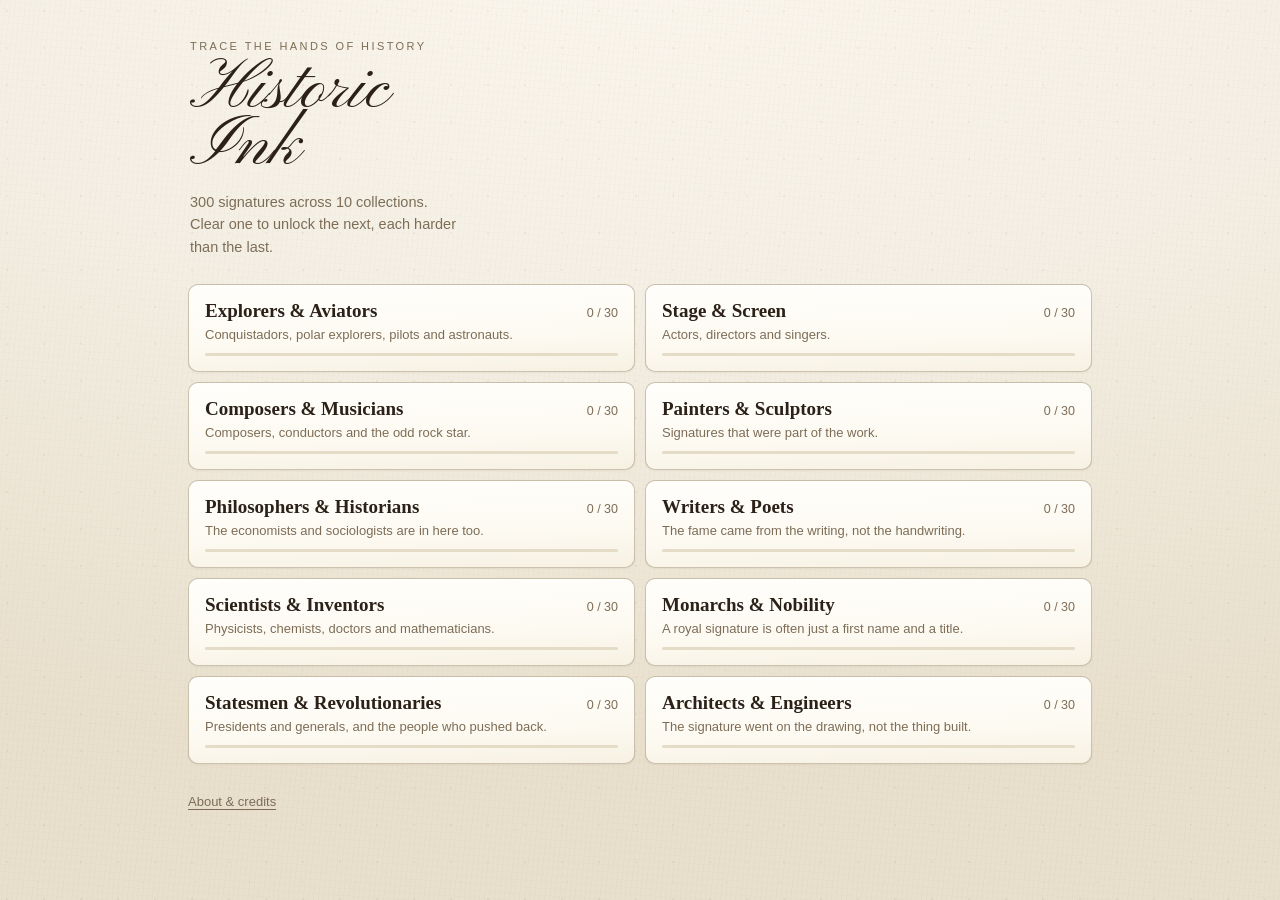
<file: docs/index.html>
<!doctype html>
<html lang="en">
<head>
<meta charset="utf-8">
<meta name="viewport" content="width=device-width,initial-scale=1,viewport-fit=cover,maximum-scale=1">
<meta name="theme-color" content="#f4efe4">
<meta name="apple-mobile-web-app-capable" content="yes">
<meta name="description" content="Trace the signatures of history, one flourish at a time.">
<title>Historic Ink</title>
<meta name="apple-mobile-web-app-title" content="Historic Ink">
<link rel="manifest" href="manifest.webmanifest">
<link rel="icon" href="icon.svg" type="image/svg+xml">
<link rel="apple-touch-icon" href="icon.svg">
<link rel="stylesheet" href="css/wordmark.css">
<link rel="stylesheet" href="css/app.css">
</head>
<body>

<div id="app">
  <!-- ---------------------------------------------------------- home -->
  <section class="screen" id="screen-home">
    <header class="masthead">
      <p class="eyebrow">Trace the hands of history</p>
      <h1>Historic<br>Ink</h1>
      <p class="lede" id="lede"></p>
    </header>
    <div class="tracks" id="tracks"></div>
    <footer class="colophon">
      <button class="linkish" data-go="#/about">About &amp; credits</button>
    </footer>
  </section>

  <!-- --------------------------------------------------------- track -->
  <section class="screen" id="screen-track">
    <header class="bar">
      <button class="back" data-go="#/" aria-label="Back to collections"><svg viewBox="0 0 24 24" aria-hidden="true" focusable="false"><path d="M19 12H5M11 6l-6 6 6 6"/></svg></button>
      <div class="bar-title">
        <h2 id="track-name"></h2>
        <p id="track-blurb"></p>
      </div>
    </header>
    <ol class="levels" id="levels"></ol>
  </section>

  <!-- ---------------------------------------------------------- play -->
  <section class="screen screen-play" id="screen-play">
    <!-- One strip of chrome rather than two, with the tools folded in beside
         the name. Landscape is short as well as wide, and the card is sized
         off whatever height is left over - so a row of chrome costs the
         signature getting on for three times its own height in width. Two
         rows ate a quarter of the drawing surface on a phone. -->
    <header class="bar bar-play">
      <button class="back" id="play-back" aria-label="Back to collection"><svg viewBox="0 0 24 24" aria-hidden="true" focusable="false"><path d="M19 12H5M11 6l-6 6 6 6"/></svg></button>
      <div class="bar-title">
        <!-- The name links out to Wikipedia here, not only on the result
             sheet: wondering who you are tracing is a thought you have while
             looking at the handwriting, not after you have beaten it. -->
        <h2><a id="play-name" target="_blank" rel="noopener noreferrer"><span
             id="play-name-text"></span><svg class="ext" viewBox="0 0 24 24" aria-hidden="true" focusable="false"><path d="M18 13v6a2 2 0 0 1-2 2H5a2 2 0 0 1-2-2V8a2 2 0 0 1 2-2h6"/><path d="M15 3h6v6"/><path d="M10 14 21 3"/></svg></a></h2>
        <p><span id="play-years"></span> &middot; needs <b id="play-target"></b>
           &middot; <span id="play-hint"></span></p>
      </div>
      <div class="pips" id="play-pips" aria-hidden="true"></div>
      <nav class="tools">
        <button id="btn-undo" class="tool">Undo</button>
        <button id="btn-clear" class="tool">Clear</button>
        <button id="btn-done" class="tool primary">Done</button>
      </nav>
    </header>

    <div class="card-wrap">
      <canvas id="pad"></canvas>
    </div>
    <!-- Floats over the page rather than living inside the pad, so it always
         has room to sit above the fingertip. -->
    <canvas id="loupe" hidden aria-hidden="true"></canvas>

    <!-- result, over the pad so the attempt stays put behind it -->
    <div class="sheet" id="result" hidden>
      <!-- Two columns side by side on a landscape screen, where height is the
           scarce dimension and a stacked sheet would have to be scrolled to
           reach its own buttons. -->
      <div class="sheet-inner">
        <div class="res-verdict-col">
          <p class="verdict" id="res-verdict"></p>
          <p class="bigscore"><span id="res-score">0</span><i>%</i></p>
          <p class="res-need" id="res-need"></p>
          <ul class="breakdown">
            <li><b id="res-flu">0%</b><span>steadiness</span></li>
            <li><b id="res-prec">0%</b><span>on the line</span></li>
            <li><b id="res-cov">0%</b><span>covered</span></li>
          </ul>
        </div>
        <div class="res-map-col">
          <canvas id="res-map"></canvas>
          <p class="legend"><i class="sw-good"></i> close
            <i class="sw-mid"></i> drifting <i class="sw-bad"></i> off the line</p>
          <p class="readmore"><a id="res-wiki" href="#" target="_blank"
             rel="noopener noreferrer"><span id="res-wiki-text"></span><svg class="ext" viewBox="0 0 24 24" aria-hidden="true" focusable="false"><path d="M18 13v6a2 2 0 0 1-2 2H5a2 2 0 0 1-2-2V8a2 2 0 0 1 2-2h6"/><path d="M15 3h6v6"/><path d="M10 14 21 3"/></svg></a></p>
        </div>
        <div class="sheet-tools">
          <button id="btn-again" class="tool">Try again</button>
          <button id="btn-next" class="tool primary">Next</button>
        </div>
      </div>
    </div>
  </section>

  <!-- ---------------------------------------------------------- gate -->
  <!-- Not a screen in the router: it interrupts the play screen the moment the
       phone is turned, and only the play screen. The lists read perfectly well
       upright, and a wall is a poor first thing to show somebody who has not
       seen the game yet. -->
  <div id="gate" hidden>
    <div class="gate-inner">
      <p class="gate-mark">Historic<br>Ink</p>
      <i class="gate-phone" id="gate-phone" aria-hidden="true"></i>
      <h2 id="gate-title"></h2>
      <p id="gate-body"></p>
      <!-- Always a way out. Someone who cannot turn their screen would
           otherwise be stranded on this with no route back to the list. -->
      <div class="gate-tools">
        <button class="tool" id="gate-back">Back to the collection</button>
        <button class="tool primary" id="gate-anyway" hidden>Carry on regardless</button>
      </div>
    </div>
  </div>

  <!-- --------------------------------------------------------- about -->
  <section class="screen" id="screen-about">
    <header class="bar">
      <button class="back" data-go="#/" aria-label="Back to collections"><svg viewBox="0 0 24 24" aria-hidden="true" focusable="false"><path d="M19 12H5M11 6l-6 6 6 6"/></svg></button>
      <div class="bar-title"><h2>About &amp; credits</h2></div>
    </header>
    <div class="prose">
      <p>Everyone here is dead. It's a game about steady hands and the strange
         beauty of other people's handwriting.</p>
      <p>Scoring works the way a document examiner does. The big tell is line
         quality. People sign their own name fast, without thinking about it,
         so the line comes out smooth and unbroken. Someone copying a signature
         goes slowly and watches what they're doing, and the line shakes.
         Where it sits on the page barely counts &mdash; landing exactly on top
         of the original is evidence of tracing, not of a real hand &mdash; so
         a steady line slightly off the mark beats a shaky one dead on it.</p>
      <p>The signatures come from Wikimedia Commons. We asked Wikidata which
         historical figures have one on file, then measured how hard each is to
         copy: how much pen travel is packed into the space, how much it turns,
         how tangled it gets, and how fine the pen was. A broad nib forgives a
         wobble. A hairline doesn't.</p>
      <p>You play sideways, and every signature here is a wide one. Those two
         go together. Scaled to the same length, a wide signature fills the card
         while a squarer one has to shrink to fit &mdash; so it turns up smaller
         and gets harder to trace for reasons that have nothing to do with the
         handwriting. Keeping only the wide ones means they all reach you at the
         same size, and difficulty means what it says.</p>
      <p class="quiet">Progress is stored on this device only.</p>
      <button class="tool danger" id="btn-reset">Erase my progress</button>
      <h3>Sources</h3>
      <ul class="credits" id="credits"></ul>
    </div>
  </section>
</div>

<script src="data/signatures.js"></script>
<script src="js/geom.js"></script>
<script src="js/ink.js"></script>
<script src="js/grade.js"></script>
<script src="js/pad.js"></script>
<script src="js/store.js"></script>
<script src="js/app.js"></script>
</body>
</html>
</file>
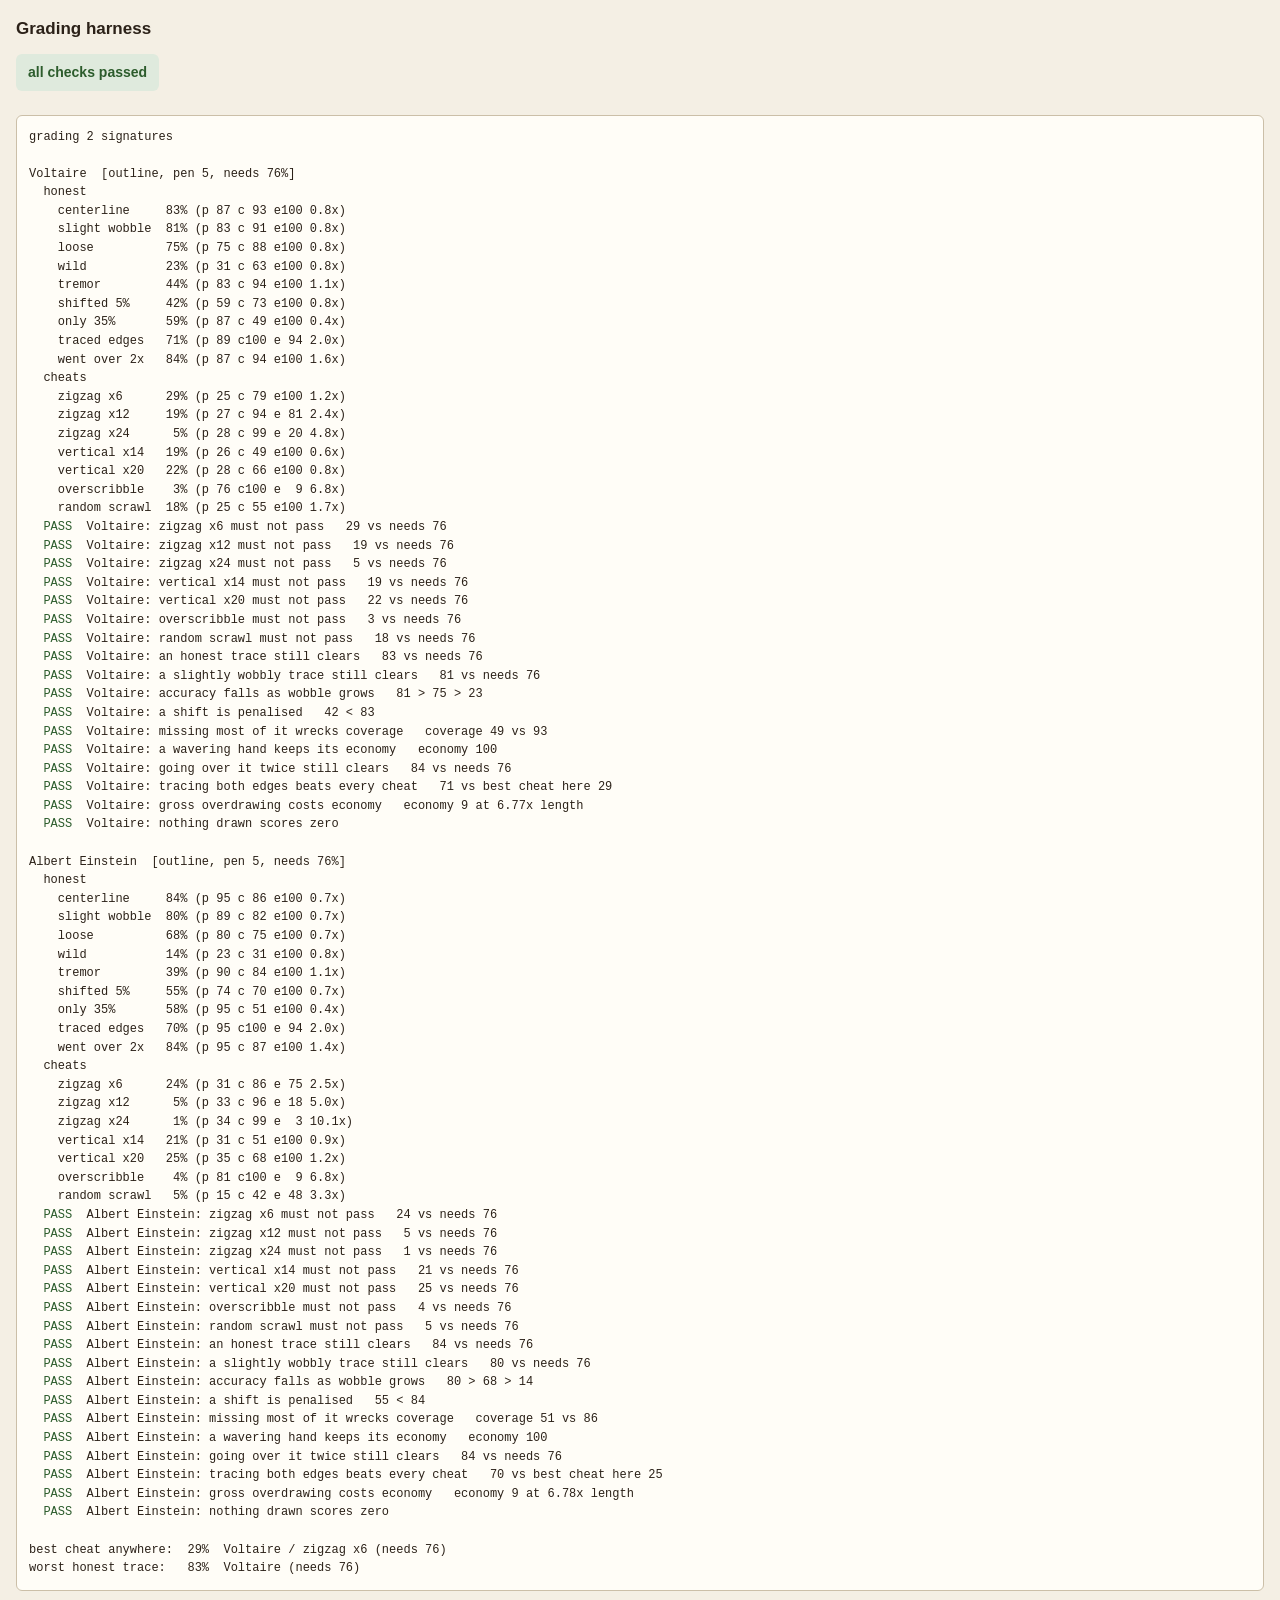
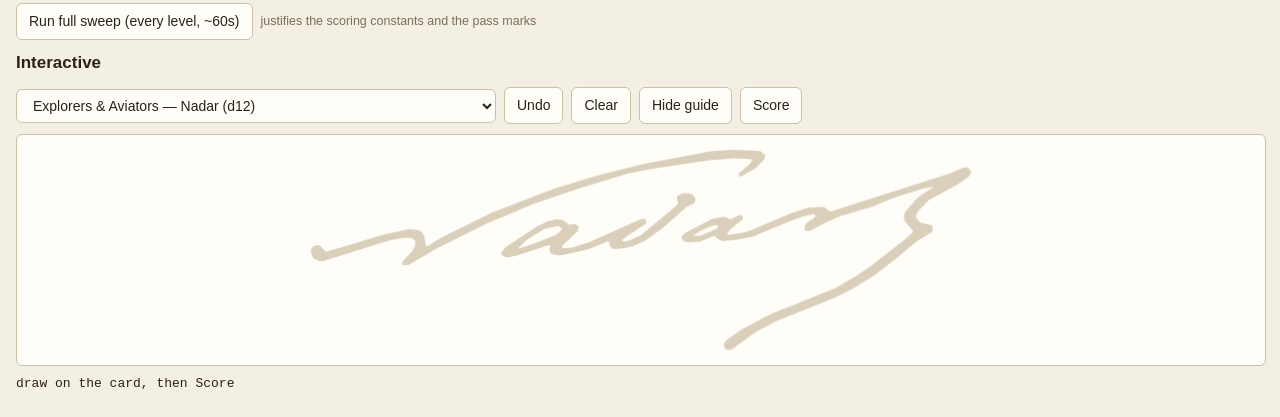
<file: dev/grade-test.html>
<!doctype html>
<html lang="en">
<head>
<meta charset="utf-8">
<meta name="viewport" content="width=device-width,initial-scale=1,viewport-fit=cover">
<title>Grading harness</title>
<style>
  :root { --ink:#2b2118; --guide:#d9cfba; --paper:#f4efe4; --card:#fffdf7;
          --rule:#cbbfa8; --accent:#8c2f22; }
  body { margin:0; padding:16px; background:var(--paper); color:var(--ink);
         font:14px/1.5 -apple-system,Segoe UI,Roboto,sans-serif; }
  h1 { font-size:17px; margin:0 0 12px; }
  #summary { font-weight:700; padding:8px 12px; border-radius:6px;
             display:inline-block; margin-bottom:12px; }
  .good { background:#dfeadd; color:#2c5c2c; }
  .bad  { background:#f6ddd9; color:#8c2f22; }
  pre { background:var(--card); border:1px solid var(--rule); border-radius:6px;
        padding:12px; overflow-x:auto; font:12px/1.55 ui-monospace,Consolas,monospace; }
  .fail { color:#8c2f22; font-weight:700; }
  .pass { color:#2c5c2c; }
  canvas { background:var(--card); border:1px solid var(--rule); border-radius:6px;
           width:100%; height:230px; touch-action:none; display:block; }
  button, select { font:inherit; padding:7px 12px; border:1px solid var(--rule);
                   background:var(--card); color:var(--ink); border-radius:6px; }
  .row { display:flex; gap:8px; flex-wrap:wrap; align-items:center; margin:10px 0; }
  #live { font:13px ui-monospace,Consolas,monospace; }
  .quiet { color:#7d6d57; font-size:12.5px; }
</style>
</head>
<body>
<h1>Grading harness</h1>
<div id="summary">running…</div>
<pre id="out">…</pre>

<div class="row">
  <button id="sweep">Run full sweep (every level, ~60s)</button>
  <span class="quiet">justifies the scoring constants and the pass marks</span>
</div>
<pre id="sweepout" hidden></pre>

<h1>Interactive</h1>
<div class="row">
  <select id="pick"></select>
  <button id="undo">Undo</button>
  <button id="clear">Clear</button>
  <button id="guide">Hide guide</button>
  <button id="score">Score</button>
</div>
<canvas id="pad"></canvas>
<div class="row"><span id="live">draw on the card, then Score</span></div>

<script src="../docs/data/signatures.js"></script>
<script src="../docs/js/geom.js"></script>
<script src="../docs/js/ink.js"></script>
<script src="../docs/js/grade.js"></script>
<script src="../docs/js/pad.js"></script>
<script>
(function () {
  'use strict';
  var levels = [];
  window.SIGNATURES.themes.forEach(function (theme) {
    theme.levels.forEach(function (lv) { levels.push({ lv: lv, theme: theme }); });
  });

  /* ---------------- synthetic attempts ---------------- */

  // Trace straight down the stored contours. For an outline signature this
  // runs along the *edge* of the ink rather than its middle.
  function traced(level) {
    return SG.geom.contours(level).map(function (pts) {
      return pts.map(function (p) { return { x: p.x, y: p.y }; });
    });
  }

  // What an honest player actually does: follow the middle of the visible
  // ribbon, once. Built by pushing each contour point inward along its normal
  // by half the pen width, which collapses both sides of a stroke onto its
  // center, and then keeping only the first half of each contour - a ribbon
  // outline runs out along one edge and back along the other, so half of it is
  // one complete pass. Without that trim this "honest" baseline silently drew
  // every signature twice, which hid how the travel budget really behaves.
  function centerline(level) {
    if (level.kind === 'centerline') {
      return SG.geom.contours(level).map(function (pts) {
        return pts.map(function (p) { return { x: p.x, y: p.y }; });
      });
    }
    return SG.geom.contours(level).map(function (pts) {
      // Winding must come from the whole contour, before any trimming.
      var a = 0;
      for (var k = 0; k < pts.length; k++) {
        var q = pts[k], r = pts[(k + 1) % pts.length];
        a += q.x * r.y - r.x * q.y;
      }
      // For a counter-clockwise contour the inward normal is (-dy, dx); holes
      // wind the other way, and their sign flips it back toward the ink.
      var sign = a > 0 ? 1 : -1;
      var d = level.pen * 0.5;
      var mid = pts.map(function (p, i) {
        var prev = pts[(i - 1 + pts.length) % pts.length];
        var next = pts[(i + 1) % pts.length];
        var dx = next.x - prev.x, dy = next.y - prev.y;
        var L = Math.hypot(dx, dy) || 1;
        return { x: p.x + sign * (-dy / L) * d, y: p.y + sign * (dx / L) * d };
      });
      mid = mid.slice(0, Math.max(2, Math.ceil(mid.length / 2)));
      // Smoothed, because offsetting each contour point along its own normal
      // leaves the result faintly ragged. A real fluent stroke is not, and now
      // that line quality is scored, an "honest" baseline carrying construction
      // noise would make the scoring look far harsher than it is.
      for (var pass = 0; pass < 2; pass++) mid = smooth(mid);
      return mid;
    });
  }

  function smooth(pts) {
    if (pts.length < 3) return pts;
    var out = [pts[0]];
    for (var i = 1; i < pts.length - 1; i++) {
      out.push({ x: (pts[i - 1].x + 2 * pts[i].x + pts[i + 1].x) / 4,
                 y: (pts[i - 1].y + 2 * pts[i].y + pts[i + 1].y) / 4 });
    }
    out.push(pts[pts.length - 1]);
    return out;
  }

  // Vertical strokes across the card. Harder to reject than the horizontal
  // kind, because they cost little travel while still crossing every stroke of
  // the signature, and on a dense fat hand they are never far from some ink.
  function vzigzag(level, cols) {
    var out = [];
    var pad = level.w * 0.04;
    for (var c = 0; c < cols; c++) {
      var x = pad + (level.w - 2 * pad) * (c / Math.max(1, cols - 1));
      var pts = [];
      for (var s = 0; s <= 26; s++) {
        pts.push({ x: x, y: level.h * (c % 2 ? 1 - s / 26 : s / 26) });
      }
      out.push(pts);
    }
    return out;
  }

  // The exploit: back-and-forth horizontal strokes across the card, making no
  // attempt at the signature. Signatures are mostly horizontal ink, so a dense
  // zigzag crosses nearly all of it (high coverage) while staying within
  // tolerance of *something* (respectable precision).
  function zigzag(level, rows) {
    var out = [];
    var pad = level.h * 0.04;
    for (var r = 0; r < rows; r++) {
      var y = pad + (level.h - 2 * pad) * (r / Math.max(1, rows - 1));
      var pts = [];
      var steps = 26;
      for (var s = 0; s <= steps; s++) {
        var x = level.w * (s / steps);
        pts.push({ x: r % 2 ? level.w - x : x, y: y });
      }
      out.push(pts);
    }
    return out;
  }

  // Walk a path at a fixed spatial interval. Without this, generators that emit
  // a point per *stored* point produce wildly different attempts depending on
  // how finely a given signature was traced - the overscribble below came out
  // at twice the signature's length on Warhol and seven times on van Gogh, so
  // it was testing two different things under one name.
  function resample(pts, step) {
    if (pts.length < 2) return pts.slice();
    var out = [pts[0]], carry = 0;
    for (var i = 1; i < pts.length; i++) {
      var a = pts[i - 1], b = pts[i];
      var dx = b.x - a.x, dy = b.y - a.y;
      var seg = Math.hypot(dx, dy);
      if (seg <= 0) continue;
      var t = 0;
      while (carry + (seg - t) >= step) {
        t += step - carry;
        out.push({ x: a.x + dx * (t / seg), y: a.y + dy * (t / seg) });
        carry = 0;
      }
      carry += seg - t;
    }
    return out;
  }

  // One continuous scrawl that follows the signature's overall path but pays no
  // attention to its shape - the other way people try to game a tracing game.
  // Wavelength and amplitude are both in pen widths, so it means the same thing
  // on a hairline as on a broad nib.
  function overscribble(level, ampPens) {
    var step = Math.max(4, level.pen * 1.5);
    var amp = level.pen * ampPens;
    return SG.geom.contours(level).map(function (pts) {
      var walked = resample(pts, step), out = [];
      for (var i = 0; i < walked.length; i++) {
        var p = walked[i];
        out.push({ x: p.x, y: p.y + (i % 2 ? amp : -amp) });
      }
      return out;
    });
  }

  // A wavering hand, not white noise: a slow bounded drift away from the line
  // and back. Per-point random jitter was the wrong model - it is a tremor, it
  // adds real distance to the pen's travel, and testing against it made the
  // scoring look far harsher on honest tracing than it is.
  function wobble(strokes, amount, seed) {
    var s = seed || 1;
    function rnd() { s = (s * 1103515245 + 12345) & 0x7fffffff; return s / 0x7fffffff; }
    return strokes.map(function (pts) {
      var p1 = rnd() * 6.283, p2 = rnd() * 6.283;
      var f1 = 0.05 + rnd() * 0.05, f2 = 0.02 + rnd() * 0.03;
      return pts.map(function (p, i) {
        return { x: p.x + Math.sin(i * f1 + p1) * amount,
                 y: p.y + Math.sin(i * f2 + p2) * amount };
      });
    });
  }

  // High-frequency shake, which genuinely does add pen travel.
  function tremor(strokes, amount, seed) {
    var s = seed || 1;
    function rnd() { s = (s * 1103515245 + 12345) & 0x7fffffff; return s / 0x7fffffff - 0.5; }
    return strokes.map(function (pts) {
      return pts.map(function (p) {
        return { x: p.x + rnd() * amount * 2, y: p.y + rnd() * amount * 2 };
      });
    });
  }

  function shifted(strokes, dx, dy) {
    return strokes.map(function (pts) {
      return pts.map(function (p) { return { x: p.x + dx, y: p.y + dy }; });
    });
  }

  function partial(strokes, frac) {
    var keep = Math.max(1, Math.round(strokes.length * frac));
    return strokes.slice(0, keep);
  }

  function scribble(level, n, seed) {
    var s = seed || 7;
    function rnd() { s = (s * 1103515245 + 12345) & 0x7fffffff; return s / 0x7fffffff; }
    var out = [];
    for (var i = 0; i < n; i++) {
      var pts = [], x = rnd() * level.w, y = rnd() * level.h;
      for (var j = 0; j < 40; j++) {
        x += (rnd() - 0.5) * level.w * 0.12;
        y += (rnd() - 0.5) * level.h * 0.3;
        pts.push({ x: x, y: y });
      }
      out.push(pts);
    }
    return out;
  }

  /* ---------------- checks ---------------- */

  var lines = [], failures = 0;
  function check(name, cond, detail) {
    if (!cond) failures++;
    lines.push((cond ? '  <span class="pass">PASS</span>' : '  <span class="fail">FAIL</span>')
               + '  ' + name + (detail ? '   ' + detail : ''));
  }

  function pct(r) {
    return pad4(r.accuracy + '%') + ' (p' + pad3(r.precision) + ' c' + pad3(r.coverage)
         + ' e' + pad3(r.economy) + ' ' + (r.travelRatio || 0).toFixed(1) + 'x)';
  }
  function pad3(n) { return ('  ' + n).slice(-3); }
  function pad4(s) { return ('    ' + s).slice(-4); }

  // A spread of shapes: fine and fat pens, simple and tangled, both kinds.
  var sample = ['Q937', 'Q9068', 'Q5582', 'Q7322', 'Q5682', 'Q1615'];
  var picked = levels.filter(function (e) { return sample.indexOf(e.lv.id) >= 0; });
  if (!picked.length) picked = levels.slice(0, 5);

  lines.push('grading ' + picked.length + ' signatures\n');

  var worstCheat = 0, worstCheatName = '', minHonest = 100, minHonestName = '';

  picked.forEach(function (e) {
    var lv = e.lv, diag = SG.geom.diagonal(lv), need = lv['pass'];
    var mid = centerline(lv);

    // Hand error is sized against the pen, not the diagonal: two pen widths of
    // wander means the same thing to a player on a fine hand and a fat one,
    // whereas a fixed fraction of the diagonal is three pen widths on Curie's
    // hairline and a third of one on van Gogh's. Capped so fat pens don't get
    // absurd absolute deviations.
    var steady = Math.min(lv.pen * 1.2, diag * 0.010);
    var shaky  = Math.min(lv.pen * 2.2, diag * 0.020);

    var rGood  = SG.grade.score(lv, mid);
    var rNear  = SG.grade.score(lv, wobble(mid, steady, 11));
    var rLoose = SG.grade.score(lv, wobble(mid, shaky, 13));
    var rWild  = SG.grade.score(lv, wobble(mid, diag * 0.060, 17));
    var rShake = SG.grade.score(lv, tremor(mid, diag * 0.010, 19));
    var rShift = SG.grade.score(lv, shifted(mid, diag * 0.05, 0));
    var rHalf  = SG.grade.score(lv, partial(mid, 0.35));
    var rEdge  = SG.grade.score(lv, traced(lv));
    var rTwice = SG.grade.score(lv, mid.concat(mid));   // went over it again

    // the cheats
    var rZig6  = SG.grade.score(lv, zigzag(lv, 6));
    var rZig12 = SG.grade.score(lv, zigzag(lv, 12));
    var rZig24 = SG.grade.score(lv, zigzag(lv, 24));
    var rVz14  = SG.grade.score(lv, vzigzag(lv, 14));
    var rVz20  = SG.grade.score(lv, vzigzag(lv, 20));
    var rOver  = SG.grade.score(lv, overscribble(lv, 2.5));
    var rScrib = SG.grade.score(lv, scribble(lv, 6, 23));
    var rEmpty = SG.grade.score(lv, []);

    lines.push(lv.name + '  [' + lv.kind + ', pen ' + lv.pen + ', needs ' + need + '%]');
    lines.push('  honest');
    lines.push('    centerline    ' + pct(rGood));
    lines.push('    slight wobble ' + pct(rNear));
    lines.push('    loose         ' + pct(rLoose));
    lines.push('    wild          ' + pct(rWild));
    lines.push('    tremor        ' + pct(rShake));
    lines.push('    shifted 5%    ' + pct(rShift));
    lines.push('    only 35%      ' + pct(rHalf));
    lines.push('    traced edges  ' + pct(rEdge));
    lines.push('    went over 2x  ' + pct(rTwice));
    lines.push('  cheats');
    lines.push('    zigzag x6     ' + pct(rZig6));
    lines.push('    zigzag x12    ' + pct(rZig12));
    lines.push('    zigzag x24    ' + pct(rZig24));
    lines.push('    vertical x14  ' + pct(rVz14));
    lines.push('    vertical x20  ' + pct(rVz20));
    lines.push('    overscribble  ' + pct(rOver));
    lines.push('    random scrawl ' + pct(rScrib));

    var cheats = [['zigzag x6', rZig6], ['zigzag x12', rZig12],
                  ['zigzag x24', rZig24], ['vertical x14', rVz14],
                  ['vertical x20', rVz20], ['overscribble', rOver],
                  ['random scrawl', rScrib]];
    var bestCheat = Math.max.apply(null, cheats.map(function (c) {
      return c[1].accuracy;
    }));

    cheats.forEach(function (c) {
      check(lv.name + ': ' + c[0] + ' must not pass', c[1].accuracy < need,
            c[1].accuracy + ' vs needs ' + need);
      if (c[1].accuracy > worstCheat) {
        worstCheat = c[1].accuracy;
        worstCheatName = lv.name + ' / ' + c[0] + ' (needs ' + need + ')';
      }
    });

    check(lv.name + ': an honest trace still clears', rGood.accuracy >= need,
          rGood.accuracy + ' vs needs ' + need);
    check(lv.name + ': a slightly wobbly trace still clears', rNear.accuracy >= need,
          rNear.accuracy + ' vs needs ' + need);
    check(lv.name + ': accuracy falls as wobble grows',
          rNear.accuracy > rLoose.accuracy && rLoose.accuracy > rWild.accuracy,
          rNear.accuracy + ' > ' + rLoose.accuracy + ' > ' + rWild.accuracy);
    check(lv.name + ': a shift is penalised', rShift.accuracy < rGood.accuracy,
          rShift.accuracy + ' < ' + rGood.accuracy);
    check(lv.name + ': missing most of it wrecks coverage',
          rHalf.coverage < rGood.coverage * 0.75,
          'coverage ' + rHalf.coverage + ' vs ' + rGood.coverage);
    check(lv.name + ': a wavering hand keeps its economy', rLoose.economy >= 85,
          'economy ' + rLoose.economy);
    check(lv.name + ': going over it twice still clears', rTwice.accuracy >= need,
          rTwice.accuracy + ' vs needs ' + need);
    // Tracing both edges of the ink instead of its middle is honest but
    // worse: the outline is longer than the line it encloses, so it costs
    // travel and precision. This used to assert that it still cleared the
    // pass mark, and went red when the bar moved from 66-76 to 70-80 - which
    // is the bar doing what it was raised to do, not a scoring fault. The
    // invariant worth keeping is that an honest strategy, however inferior,
    // never scores down among the cheats.
    check(lv.name + ': tracing both edges beats every cheat',
          rEdge.accuracy > bestCheat,
          rEdge.accuracy + ' vs best cheat here ' + bestCheat);
    // Economy is not the only defense - precision already ruins a scribble that
    // wanders off the line - so this only asserts that gross overdrawing is
    // charged for, not that every cheat is stopped by economy alone.
    check(lv.name + ': gross overdrawing costs economy', rOver.economy < 50,
          'economy ' + rOver.economy + ' at ' + rOver.travelRatio + 'x length');
    check(lv.name + ': nothing drawn scores zero', rEmpty.accuracy === 0);

    if (rGood.accuracy < minHonest) {
      minHonest = rGood.accuracy;
      minHonestName = lv.name + ' (needs ' + need + ')';
    }
    lines.push('');
  });

  lines.push('best cheat anywhere:  ' + worstCheat + '%  ' + worstCheatName);
  lines.push('worst honest trace:   ' + minHonest + '%  ' + minHonestName);

  /* ---------------- full-corpus sweep ----------------
   * The numbers that actually justify the scoring constants and the pass
   * marks. Run this after touching either. The two populations must not
   * cross: no cheat may clear any level, and a clean or steady trace must
   * clear every level. Takes ~40s, hence the button.
   *
   * Note on what is *not* in the cheat list: "trace only 35% of the strokes"
   * looks like an exploit and is not. The corpus orders contours largest
   * first, so a third of the strokes is 80-95% of the pen travel - it is a
   * genuine partial trace, and scoring it accordingly is correct.
   */
  function sweep(report) {
    var honestFail = [], cheatPass = [], trials = 0;
    var hMin = 100, hWho = '', cMax = 0, cWho = '';

    levels.forEach(function (e) {
      var lv = e.lv, need = lv['pass'], diag = SG.geom.diagonal(lv);
      var mid = centerline(lv);
      var base = SG.grade.score(lv, mid);
      var steady = Math.min(lv.pen * 1.2, diag * 0.010);
      var shaky = Math.min(lv.pen * 2.2, diag * 0.020);

      // Levels whose synthetic centerline under-draws are the generator's
      // fault, not the scorer's, so they cannot speak to honest behavior.
      if (base.travelRatio >= 0.85) {
        [['clean', mid], ['steady', wobble(mid, steady, 7)],
         ['shaky', wobble(mid, shaky, 11)], ['twice', mid.concat(mid)],
         ['edges', SG.geom.contours(lv)]].forEach(function (h) {
          var a = SG.grade.score(lv, h[1]).accuracy;
          if (a < need) honestFail.push(lv.name + '/' + h[0] + ' ' + a + '<' + need);
          if (a < hMin) { hMin = a; hWho = lv.name + '/' + h[0] + ' (needs ' + need + ')'; }
        });
      }

      [['zig6', zigzag(lv, 6)], ['zig12', zigzag(lv, 12)],
       ['zig24', zigzag(lv, 24)], ['zig40', zigzag(lv, 40)],
       ['vzig8', vzigzag(lv, 8)], ['vzig14', vzigzag(lv, 14)],
       ['vzig20', vzigzag(lv, 20)], ['vzig30', vzigzag(lv, 30)],
       ['over.05', overscribble(lv, 2.5)], ['over.12', overscribble(lv, 5)]
      ].forEach(function (c) {
        trials++;
        var a = SG.grade.score(lv, c[1]).accuracy;
        if (a >= need) cheatPass.push(lv.name + '/' + c[0] + ' ' + a + '>=' + need);
        if (a > cMax) { cMax = a; cWho = lv.name + '/' + c[0] + ' (needs ' + need + ')'; }
      });
    });

    var ok = !cheatPass.length;
    report(['SWEEP — ' + levels.length + ' levels, ' + trials + ' cheat attempts',
            '',
            '  best cheat anywhere   ' + cMax + '%   ' + cWho,
            '  worst honest attempt  ' + hMin + '%   ' + hWho,
            '',
            '  cheats that passed:   ' + (cheatPass.length || 'none'),
            cheatPass.map(function (s) { return '      ' + s; }).join('\n'),
            '  honest attempts that failed: ' + (honestFail.length || 'none'),
            honestFail.map(function (s) { return '      ' + s; }).join('\n'),
            '',
            '  params: ' + JSON.stringify(SG.grade.current())
           ].filter(Boolean).join('\n'), ok);
  }

  document.getElementById('sweep').addEventListener('click', function (e) {
    e.target.disabled = true;
    e.target.textContent = 'sweeping…';
    // let the button repaint before the long synchronous run
    setTimeout(function () {
      sweep(function (text, ok) {
        var box = document.getElementById('sweepout');
        box.textContent = text;
        box.hidden = false;
        e.target.disabled = false;
        e.target.textContent = 'Re-run full sweep';
      });
    }, 30);
  });

  /* Headless entry point. With ?auto on the URL the sweep runs by itself and
     parks its output between two markers, so the whole run can be checked from
     a terminal with no browser extension in the loop:

       chrome --headless --virtual-time-budget=600000 --dump-dom \n              http://127.0.0.1:8000/dev/grade-test.html?auto

     Same harness and the same numbers; this only presses the button. */
  if (/(^|[?&])auto(&|=|$)/.test(location.search)) {
    var marker = document.createElement('pre');
    marker.id = 'autosweep';
    document.body.appendChild(marker);
    document.getElementById('sweep').click();
    var poll = setInterval(function () {
      var box = document.getElementById('sweepout');
      if (box.hidden) return;
      clearInterval(poll);
      marker.textContent = 'BEGIN-SWEEP' + box.textContent + 'END-SWEEP';
    }, 200);
  }

  document.getElementById('out').innerHTML = lines.join('\n');
  var sum = document.getElementById('summary');
  sum.textContent = failures ? (failures + ' check(s) FAILED') : 'all checks passed';
  sum.className = failures ? 'bad' : 'good';

  /* ---------------- interactive ---------------- */

  var pick = document.getElementById('pick');
  levels.forEach(function (e, i) {
    var o = document.createElement('option');
    o.value = i;
    o.textContent = e.theme.name + ' — ' + e.lv.name + ' (d' + e.lv.difficulty + ')';
    pick.appendChild(o);
  });

  var pad = new SG.Pad(document.getElementById('pad'));
  window.__pad = pad;            // for poking at from the console
  function load() { pad.setLevel(levels[pick.value | 0].lv); }
  pick.addEventListener('change', load);
  load();
  window.addEventListener('resize', function () { pad.resize(); });

  document.getElementById('undo').onclick = function () { pad.undo(); };
  document.getElementById('clear').onclick = function () { pad.clear(); };
  document.getElementById('guide').onclick = function (e) {
    pad.showGuide = !pad.showGuide;
    e.target.textContent = pad.showGuide ? 'Hide guide' : 'Show guide';
    pad.draw();
  };
  document.getElementById('score').onclick = function () {
    var t0 = performance.now();
    var r = SG.grade.score(pad.level, pad.strokes);
    var ms = (performance.now() - t0).toFixed(0);
    document.getElementById('live').textContent =
      'accuracy ' + r.accuracy + '%  precision ' + r.precision +
      '%  coverage ' + r.coverage + '%  Â· need ' + pad.level['pass'] +
      '% Â· ' + ms + 'ms';
  };
})();
</script>
</body>
</html>
</file>
<file: docs/css/wordmark.css>
/* GENERATED by tools/build_font.py -- do not edit.
 *
 * Pinyon Script, subset to the characters the wordmark uses and embedded so the
 * game still works opened straight from the filesystem, where a linked
 * font file counts as cross-origin and is refused.
 *
 * SIL Open Font License 1.1 -- see fonts/OFL-PinyonScript.txt
 */
@font-face {
  font-family: 'Pinyon Script';
  font-style: normal;
  font-weight: 400;
  font-display: swap;
  src: url([data-uri]) format('woff2');
}
</file>
<file: docs/css/app.css>
/* Ink & parchment.
 * Every color lives here as a custom property; the canvas code reads --ink
 * and --guide off the element, so retheming does not mean touching JS.
 */

:root {
  --paper:   #f4efe4;
  --paper-lit: #fbf7ee;      /* the sheet is not evenly lit */
  --paper-dim: #e8dfcc;
  --card:    #fffdf7;
  --ink:     #2b2118;
  --ink-core: #150d06;       /* the wetter middle of a drawn line */
  --guide:   #d5cab2;
  --rule:    #cbbfa8;
  --muted:   #7d6d57;
  --accent:  #8c2f22;
  --good:    #2c5c2c;
  --mid:     #b07a14;
  --gold:    #a8842c;

  /* Paper, built out of gradients rather than an image so it costs nothing to
     load and survives being opened off the filesystem. Two sets of fibres
     crossing at a shallow angle, then flecks of pulp on top. Everything is
     within a few percent of opaque - at full strength it reads as a dirty
     screen rather than as paper. */
  --fibres:
    repeating-linear-gradient(96deg,
      rgba(148,124,88,.030) 0 1px, transparent 1px 5px),
    repeating-linear-gradient(4deg,
      rgba(148,124,88,.024) 0 1px, transparent 1px 7px),
    radial-gradient(circle at 20% 30%, rgba(126,100,62,.07) 0 1.1px, transparent 1.2px),
    radial-gradient(circle at 70% 65%, rgba(126,100,62,.055) 0 1px, transparent 1.1px);
  --fibre-size: auto, auto, 37px 37px, 53px 53px;

  --radius: 10px;
  --serif: ui-serif, Georgia, "Iowan Old Style", "Times New Roman", serif;
  --sans: -apple-system, BlinkMacSystemFont, "Segoe UI", Roboto, sans-serif;

  /* The wordmark. Pinyon Script is embedded by css/wordmark.css, subset to the
     few characters it needs (19 KB) and inlined as a data URI so it survives
     being opened straight from the filesystem, where a linked font file counts
     as cross-origin and is refused. It is a 19th-century copperplate - the
     actual hand of the documents these signatures came off - which no system
     font gets near. The rest is insurance while it loads or if it fails. */
  --script: "Pinyon Script", "Snell Roundhand", "Apple Chancery", "Segoe Script",
            "Brush Script MT", Gabriola, "Lucida Handwriting", cursive;
}

* { box-sizing: border-box; }

html, body {
  margin: 0;
  padding: 0;
  background: var(--paper);
  color: var(--ink);
  font-family: var(--sans);
  -webkit-text-size-adjust: 100%;
  overscroll-behavior-y: contain;
}

body {
  min-height: 100vh;
  min-height: 100dvh;
  /* Tooth, then the wash of light across the sheet underneath it. */
  background-image: var(--fibres),
    radial-gradient(125% 95% at 50% -10%,
      var(--paper-lit) 0%, var(--paper) 48%, var(--paper-dim) 100%);
  background-size: var(--fibre-size), 100% 100%;
  background-attachment: scroll, scroll, scroll, scroll, fixed;
}

#app {
  max-width: 620px;
  margin: 0 auto;
  padding: 0 max(18px, env(safe-area-inset-left))
             env(safe-area-inset-bottom)
             max(18px, env(safe-area-inset-right));
}

.screen { display: none; }
.screen.on { display: block; }
[hidden] { display: none !important; }

/* The game is played sideways, so the lists get a landscape shape too rather
   than a phone-width column stranded in the middle of a wide screen. */
@media (min-width: 720px) {
  #app { max-width: 940px; }
  .tracks { grid-template-columns: 1fr 1fr; }
  .levels { display: grid; grid-template-columns: 1fr 1fr; column-gap: 10px; }
}

/* Landscape on a phone is short as well as wide: the standing vertical rhythm
   spends most of the screen before anything useful appears. */
@media (max-height: 560px) {
  .masthead { padding: 20px 2px 10px; }
  .masthead h1 { font-size: clamp(38px, 8vw, 56px); }
  .lede { margin-top: 10px; }
  .bar { padding: 14px 0 10px; }
}

/* ---------------------------------------------------------------- home */

.masthead { padding: 40px 2px 18px; }
.eyebrow {
  margin: 0 0 10px;
  font-size: 11px;
  letter-spacing: .22em;
  text-transform: uppercase;
  color: var(--muted);
}
.masthead h1 {
  margin: 0;
  font-family: var(--script);
  /* Copperplate carries tall ascenders and deep descenders inside its line box,
     so the leading has to be pulled well under 1 to stop the two words drifting
     apart. The swashes still clear each other at this setting. */
  font-size: clamp(46px, 15vw, 70px);
  font-weight: 400;
  line-height: .82;
  letter-spacing: 0;
  color: var(--ink);
}
.lede {
  margin: 14px 0 0;
  max-width: 34ch;
  color: var(--muted);
  font-size: 14.5px;
  line-height: 1.55;
}

.tracks { display: grid; gap: 10px; padding: 8px 0 20px; }

/* Everything that is meant to read as a card is a slip of the same paper: warm
   gradient, a lit top edge, and enough of a shadow to lift it off the page. */
.track, .level, .breakdown li, #res-map {
  background-color: var(--card);
  background-image:
    linear-gradient(178deg, #fffefb 0%, #fdfaf2 60%, #f7f1e3 100%);
  border: 1px solid rgba(163, 146, 116, .55);
  box-shadow:
    inset 0 1px 0 rgba(255, 255, 255, .85),
    0 1px 2px rgba(74, 57, 36, .06);
}

.track {
  display: block;
  width: 100%;
  text-align: left;
  border-radius: var(--radius);
  padding: 15px 16px;
  cursor: pointer;
  font: inherit;
  color: inherit;
  transition: border-color .15s, transform .08s, box-shadow .15s;
}
.track:active {
  transform: translateY(1px);
  box-shadow: inset 0 1px 0 rgba(255, 255, 255, .85);
}
.track:hover { border-color: var(--muted); }

.track-top { display: flex; align-items: baseline; gap: 10px; }
.track h3 {
  margin: 0;
  font-family: var(--serif);
  font-size: 19px;
  font-weight: 600;
  flex: 1;
}
.track .count {
  font-size: 12.5px;
  color: var(--muted);
  font-variant-numeric: tabular-nums;
  white-space: nowrap;
}
.track p { margin: 5px 0 11px; font-size: 13px; color: var(--muted); }

.meter { height: 3px; background: #e5dcc8; border-radius: 2px; overflow: hidden; }
.meter > i { display: block; height: 100%; background: var(--accent); transition: width .4s; }

.colophon { padding: 6px 0 32px; }
.linkish {
  background: none; border: 0; padding: 4px 0; cursor: pointer;
  color: var(--muted); font: inherit; font-size: 13px;
  text-decoration: underline; text-underline-offset: 3px;
}

/* --------------------------------------------------------------- bars */

.bar {
  display: flex;
  align-items: flex-start;
  gap: 12px;
  padding: 22px 0 14px;
  border-bottom: 1px solid var(--rule);
  margin-bottom: 12px;
}
/* The arrow is drawn rather than typed. U+2190 sits differently in every
   system font - in Segoe UI it rides high in its box and is drawn far too
   light for a 1px-ruled button - and no amount of line-height fixes a glyph
   whose own metrics are the problem.

   One stroked path, not a shaft and a head assembled from two boxes: those
   have to be positioned against each other in pixels, and being a few out
   leaves a visible gap at the joint and throws the whole arrow off center.
   A single polyline with a round join cannot come apart, and the path is
   drawn symmetrically inside its viewBox, so centering the box centers the
   arrow. */
.back {
  flex: none;
  display: flex;
  align-items: center;
  justify-content: center;
  width: 38px; height: 38px;
  padding: 0;
  border: 1px solid var(--rule);
  background: var(--card);
  color: var(--ink);
  border-radius: 50%;
  cursor: pointer;
}
.back svg {
  display: block;
  width: 21px; height: 21px;
  fill: none;
  stroke: currentColor;
  stroke-width: 2.1;
  stroke-linecap: round;
  stroke-linejoin: round;
}
.bar-play .back svg { width: 19px; height: 19px; stroke-width: 2.2; }

.bar-title { flex: 1; min-width: 0; }
.bar-title h2 {
  margin: 4px 0 0;
  font-family: var(--serif);
  font-size: 21px;
  font-weight: 600;
  line-height: 1.15;
}
.bar-title p { margin: 3px 0 0; font-size: 12.5px; color: var(--muted); }

/* -------------------------------------------------------------- track */

.levels { list-style: none; margin: 0; padding: 0 0 34px; }

.level {
  display: flex;
  align-items: center;
  gap: 13px;
  width: 100%;
  text-align: left;
  font: inherit;
  color: inherit;
  border-radius: var(--radius);
  padding: 12px 14px;
  margin-bottom: 8px;
  cursor: pointer;
}
.level[disabled] {
  cursor: default;
  opacity: .5;
  background: transparent;
  box-shadow: none;
}
.level .idx {
  flex: none;
  width: 24px;
  font-family: var(--serif);
  font-size: 15px;
  color: var(--muted);
  font-variant-numeric: tabular-nums;
}
.level .who { flex: 1; min-width: 0; }
.level .who b {
  display: block;
  font-weight: 600;
  font-size: 15px;
  white-space: nowrap;
  overflow: hidden;
  text-overflow: ellipsis;
}
.level .who span { font-size: 12px; color: var(--muted); }
.level .score {
  flex: none;
  font-size: 13.5px;
  font-variant-numeric: tabular-nums;
  color: var(--muted);
}
.level .score.done { color: var(--good); font-weight: 700; }
/* Wax-seal dot standing in for a padlock on locked rows. */
.level .score.locked {
  color: transparent;
  width: 9px; height: 9px;
  border-radius: 50%;
  background: var(--rule);
  box-shadow: inset 0 0 0 2px var(--card);
}

.pips { display: flex; gap: 3px; flex: none; }
.pips i {
  width: 5px; height: 5px; border-radius: 50%;
  background: var(--rule);
}
.pips i.lit { background: var(--accent); }

/* --------------------------------------------------------------- play */

/* Play breaks out of the centered column and takes the whole viewport. The card
   wants every pixel of width it can get, and unlike the lists there is nothing
   here that reads badly wide. Fixed rather than a tall block so the three rows
   divide up exactly what the screen has, with no scrolling to find the tools. */
.screen-play.on {
  position: fixed;
  inset: 0;
  display: flex;
  flex-direction: column;
  /* The card deliberately does NOT bleed into the gutter. It was tried, for a
     wider drawing surface, and it put the pad's touch-action:none inside the
     phone's edge-swipe zone, which broke the system back gesture. In landscape
     those zones are the long edges, so this margin matters more, not less. */
  padding: env(safe-area-inset-top)
           max(14px, env(safe-area-inset-right))
           max(4px, env(safe-area-inset-bottom))
           max(14px, env(safe-area-inset-left));
}

/* The play screen's only strip of chrome: who it is on the left, what to do
   with it on the right. It replaced a header plus a separate tool row, which
   together took about 110px out of a 390px-tall phone - and because the card
   is sized against the height that survives, each of those pixels was worth
   nearly three of card width. Folding them into one row hands the signature
   back roughly a quarter of its size.

   Everything here is measured to keep the strip no taller than a comfortable
   thumb target, so the two lines of text ride inside the height the buttons
   were going to cost anyway. */
.bar-play {
  align-items: center;
  gap: 10px;
  padding: 5px 0;
  margin-bottom: 0;
  border-bottom: 0;
}
.bar-play .back { width: 34px; height: 34px; }
.bar-play .bar-title { flex: 1 1 auto; min-width: 0; }
/* One line each, clipped rather than wrapped: a long name must not be able to
   push the strip taller and take the width back out of the card. */
.bar-play .bar-title h2,
.bar-play .bar-title p {
  white-space: nowrap;
  overflow: hidden;
  text-overflow: ellipsis;
}
.bar-play .bar-title h2 { margin: 0; font-size: 17px; }
.bar-play .bar-title p { margin: 1px 0 0; }

/* The name is a link to Wikipedia from the moment the level opens. */
.bar-play .bar-title h2 a { color: inherit; text-decoration: none; }
.bar-play .bar-title h2 a[href]:hover,
.bar-play .bar-title h2 a[href]:focus-visible { text-decoration: underline; }
/* No link, no icon: some people have no English article. */
.bar-play .bar-title h2 a:not([href]) .ext { display: none; }

.bar-play .pips { align-self: center; }
.bar-play .tools { flex: none; padding: 0; gap: 8px; }
.bar-play .tool { flex: none; min-width: 62px; padding: 11px 12px; }
.bar-play .tool.primary { min-width: 80px; }

.card-wrap {
  flex: 1 1 0;
  min-height: 0;
  display: flex;
  align-items: center;
  justify-content: center;
}

#pad {
  display: block;
  /* Both dimensions come from JS: the card is sized so that every signature in
     the corpus is limited by its width, and so lands on screen at one identical
     scale. See sizePad() in js/app.js. */

  /* A leaf of paper laid on the desk. No border: the ring is drawn as a shadow
     instead, because a real border sits outside the canvas's own coordinate
     space and the two ended up a couple of pixels out of step. */
  background-color: var(--card);
  background-image: var(--fibres),
    radial-gradient(130% 150% at 50% -20%, #fffefb 0%, #fdfaf2 55%, #f6f0e1 100%);
  background-size: var(--fibre-size), 100% 100%;
  border: 0;
  border-radius: var(--radius);
  box-shadow:
    inset 0 1px 0 rgba(255, 255, 255, .9),
    inset 0 0 22px rgba(150, 122, 80, .07),      /* the sheet cups very slightly */
    0 0 0 1px rgba(163, 146, 116, .5),
    0 1px 1px rgba(74, 57, 36, .06),
    0 10px 20px -10px rgba(74, 57, 36, .3);
  /* Without this the browser claims the gesture and the player scrolls the
     page instead of drawing. */
  touch-action: none;
  -webkit-user-select: none;
  user-select: none;
}

/* The magnifier. Positioned from JS in viewport coordinates, which is why it is
   fixed and anchored at the origin - the transform does all the moving. */
#loupe {
  position: fixed;
  left: 0;
  top: 0;
  z-index: 15;                 /* over the card, under the result sheet */
  border-radius: 50%;
  pointer-events: none;
  background: var(--card);
  box-shadow: 0 0 0 1px var(--rule), 0 6px 18px rgba(43, 33, 24, .22);
  will-change: transform, opacity;
  /* Fades in once the hand settles into detail work. Popping into existence
     mid-stroke would be its own distraction. */
  opacity: 0;
  transform-origin: 50% 120%;
  transition: opacity .16s ease-out;
}
#loupe.on { opacity: 1; }

.tools {
  display: flex;
  gap: 8px;
  padding: 16px 0 max(18px, env(safe-area-inset-bottom));
}
.screen-play .tool { min-height: 44px; padding: 11px 10px; }
.tool {
  flex: 1;
  padding: 14px 10px;
  font: inherit;
  font-size: 15px;
  border: 1px solid rgba(163, 146, 116, .6);
  background: linear-gradient(178deg, #fffefb 0%, #fbf7ec 100%);
  color: var(--ink);
  border-radius: var(--radius);
  cursor: pointer;
  min-height: 48px;          /* comfortable thumb target */
  box-shadow:
    inset 0 1px 0 rgba(255, 255, 255, .9),
    0 1px 2px rgba(74, 57, 36, .09);
}
.tool:active:not(:disabled) {
  transform: translateY(1px);
  box-shadow: inset 0 1px 2px rgba(74, 57, 36, .16);
}
.tool:disabled { opacity: .4; cursor: default; box-shadow: none; }
.tool.primary {
  background: linear-gradient(178deg, #3a2d21 0%, var(--ink) 100%);
  border-color: var(--ink);
  color: #f6efe1;
  flex: 1.5;
  box-shadow: inset 0 1px 0 rgba(255, 255, 255, .12),
              0 1px 3px rgba(43, 33, 24, .3);
}
.tool.danger { background: none; border-color: var(--accent); color: var(--accent); flex: none; padding: 10px 16px; }

/* ------------------------------------------------------------- result */

.sheet {
  position: fixed;
  inset: 0;
  background: rgba(30, 24, 17, .38);
  display: flex;
  align-items: flex-end;
  justify-content: center;
  z-index: 20;
  animation: fade .18s ease-out;
}
@keyframes fade { from { opacity: 0 } }
@keyframes rise { from { transform: translateY(14px); opacity: .4 } }

.sheet-inner {
  width: 100%;
  max-width: 620px;
  /* A second sheet dropped on top of the first. */
  background-color: var(--paper);
  background-image: var(--fibres),
    linear-gradient(178deg, var(--paper-lit) 0%, var(--paper) 70%, var(--paper-dim) 100%);
  background-size: var(--fibre-size), 100% 100%;
  border-radius: 16px 16px 0 0;
  border-top: 3px solid var(--ink);
  box-shadow: 0 -8px 26px rgba(43, 33, 24, .22);
  padding: 20px 18px max(20px, env(safe-area-inset-bottom));
  animation: rise .22s ease-out;
  max-height: 92dvh;
  overflow-y: auto;
}

@media (min-width: 640px) {
  .sheet { align-items: center; }
  .sheet-inner {
    max-width: min(94vw, 940px);
    max-height: 94dvh;
    border-radius: 14px;
    border: 3px solid var(--ink);
    padding: 16px 18px;
    display: grid;
    grid-template-columns: minmax(0, 1fr) minmax(0, 1.3fr);
    column-gap: 20px;
    align-items: start;
  }
  .sheet-tools { grid-column: 1 / -1; }
}

.verdict {
  margin: 0;
  font-size: 11px;
  letter-spacing: .2em;
  text-transform: uppercase;
  color: var(--muted);
}
.verdict.win { color: var(--good); }
.verdict.lose { color: var(--accent); }

.bigscore {
  margin: 2px 0 0;
  font-family: var(--serif);
  font-size: 62px;
  line-height: 1;
  font-weight: 600;
  font-variant-numeric: tabular-nums;
}
.bigscore i { font-style: normal; font-size: 26px; color: var(--muted); }
.res-need { margin: 4px 0 12px; font-size: 13px; color: var(--muted); }

#res-map {
  display: block;
  width: 100%;
  /* Hard guard: JS sets an explicit pixel width, and measures before the
     sheet's own scrollbar appears, so without this it can overhang. */
  max-width: 100%;
  height: 150px;
  margin: 0 auto;              /* JS narrows it to the signature's aspect */
  border-radius: var(--radius);
}

.breakdown {
  list-style: none;
  display: flex;
  margin: 12px 0 0;
  padding: 0;
  gap: 8px;
}
.breakdown li {
  flex: 1;
  border-radius: var(--radius);
  padding: 9px 6px;
  text-align: center;
}
.breakdown b { display: block; font-size: 17px; font-variant-numeric: tabular-nums; }
.breakdown span { font-size: 11px; color: var(--muted); }

.legend {
  display: flex;
  align-items: center;
  gap: 6px;
  margin: 10px 0 0;
  font-size: 11.5px;
  color: var(--muted);
}
.legend i { width: 13px; height: 3px; border-radius: 2px; display: inline-block; }
.sw-good { background: var(--good); }
.sw-mid  { background: var(--mid); }
.sw-bad  { background: var(--accent); }

/* The mark on a link that leaves the game, in the two places one does: the
   name in the play header, and the read-more line on the result sheet. Drawn
   rather than set as a character, for the same reason as the back arrow -
   U+2197 is a different weight and sits at a different height in every font
   that has it, and at the size this wants it read as a speck of dust.

   Sized in em so it scales with whatever it sits beside, and stroked in
   currentColor so it takes the color of its own link: dark beside the name,
   oxblood on the result sheet. That is the consistency worth having, rather
   than one fixed size and color in two places that are neither. */
.ext {
  width: .82em;
  height: .82em;
  margin-left: .32em;
  vertical-align: -.08em;
  fill: none;
  stroke: currentColor;
  stroke-width: 2.1;
  stroke-linecap: round;
  stroke-linejoin: round;
}
.bar-play .bar-title h2 .ext { color: var(--muted); }

.readmore { margin: 10px 0 0; font-size: 13px; }
.readmore a { color: var(--accent); text-decoration: none; }
/* The rule goes under the words, not under the icon. */
.readmore a span { border-bottom: 1px solid rgba(140,47,34,.35); padding-bottom: 1px; }

.sheet-tools { display: flex; gap: 8px; margin-top: 16px; }

/* -------------------------------------------------------------- about */

.prose { padding-bottom: 40px; font-size: 14.5px; line-height: 1.62; }
.prose p { margin: 0 0 13px; max-width: 46ch; }
.prose .quiet { color: var(--muted); font-size: 13px; }
.prose h3 {
  font-family: var(--serif);
  font-size: 16px;
  margin: 26px 0 8px;
  padding-bottom: 6px;
  border-bottom: 1px solid var(--rule);
}
.credits { list-style: none; margin: 0; padding: 0; font-size: 11.5px; color: var(--muted); }
.credits li { padding: 5px 0; border-bottom: 1px solid rgba(203,191,168,.45); }
.credits b, .credits .who { color: var(--ink); font-weight: 600; }
.credits a { color: var(--muted); }
.credits .who { text-decoration: none; border-bottom: 1px solid var(--rule); }

/* --------------------------------------------------------------- gate */

body.gated { overflow: hidden; }

#gate {
  position: fixed;
  inset: 0;
  z-index: 40;
  display: flex;
  align-items: center;
  justify-content: center;
  background: var(--paper);
  background-image: radial-gradient(120% 100% at 50% 0%,
                    var(--paper-lit) 0%, var(--paper) 52%, var(--paper-dim) 100%);
  padding: 24px max(24px, env(safe-area-inset-left))
           24px max(24px, env(safe-area-inset-right));
  text-align: center;
}
/* The prose wants a short measure; the row of buttons does not fit in one.
   So the box is wide enough for the buttons and the text is narrowed inside
   it, rather than the other way round. */
.gate-inner { max-width: 46ch; }
/* Scoped past the generic paragraph rule below, which is otherwise later in the
   cascade at the same specificity and wins. */
.gate-inner .gate-mark {
  margin: 0 auto 14px;
  font-family: var(--script);
  font-size: 58px;
  line-height: .82;
  color: var(--ink);
}
.gate-inner h2 {
  margin: 18px auto 8px;
  max-width: 34ch;
  font-family: var(--serif);
  font-size: 20px;
  font-weight: 600;
}
.gate-inner p {
  margin: 0 auto;
  max-width: 34ch;
  font-size: 14px;
  line-height: 1.6;
  color: var(--muted);
}
.gate-tools {
  display: flex;
  gap: 10px;
  justify-content: center;
  flex-wrap: wrap;
  margin-top: 20px;
}
.gate-inner .tool { flex: none; padding: 11px 20px; }

/* A phone turning on its side. Cheaper and steadier than an icon, and it says
   the one thing the copy is asking for. */
.gate-phone {
  display: block;
  width: 40px;
  height: 66px;
  margin: 0 auto;
  border: 2.5px solid var(--ink);
  border-radius: 7px;
  animation: turnover 3s ease-in-out infinite;
}
@keyframes turnover {
  0%, 20%   { transform: rotate(0deg); }
  45%, 80%  { transform: rotate(-90deg); }
  100%      { transform: rotate(0deg); }
}

@media (prefers-reduced-motion: reduce) {
  *, *::before, *::after { animation-duration: .01ms !important; transition-duration: .01ms !important; }
}
</file>
